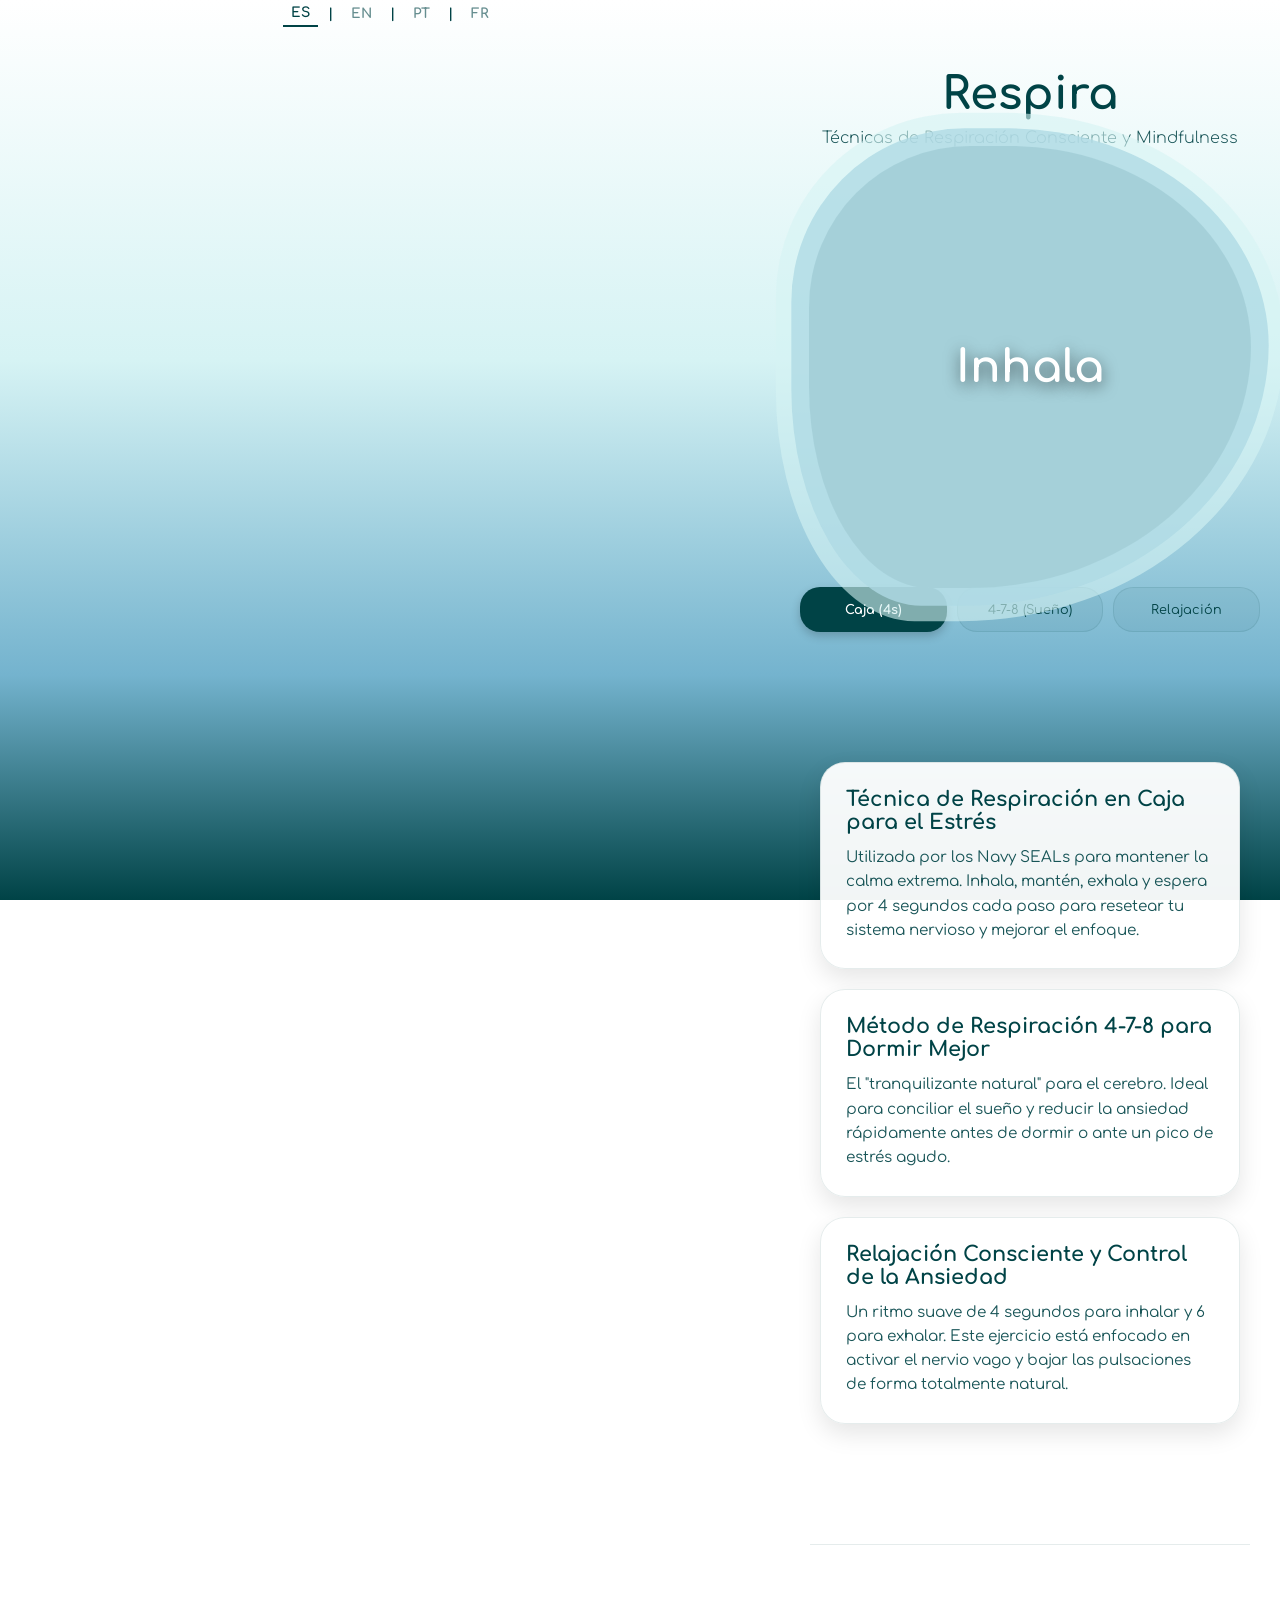
<file: index.html>
<!DOCTYPE html>
<html lang="es">
<head>
    <nav class="language-picker">
    <a href="index.html" class="active-lang">ES</a> | 
    <a href="en/index.html">EN</a> | 
    <a href="pt/index.html">PT</a> | 
    <a href="fr/index.html">FR</a>
</nav>
    <meta charset="UTF-8">
    <meta name="viewport" content="width=device-width, initial-scale=1.0">
    
    <title>Ejercicios de Respiración Guiada para la Ansiedad | Respira App</title>
    
    <meta name="description" content="Reduce el estrés con nuestras técnicas de respiración 4-7-8 y respiración en caja. Ejercicios guiados gratuitos para mejorar tu salud mental y dormir mejor.">
    
    <script type="application/ld+json">
    {
      "@context": "https://schema.org",
      "@type": "WebApplication",
      "name": "Respira App",
      "applicationCategory": "HealthApplication",
      "operatingSystem": "Any",
      "description": "Herramienta interactiva de ejercicios de respiración para mindfulness y control de ansiedad.",
      "offers": {
        "@type": "Offer",
        "price": "0",
        "priceCurrency": "USD"
      }
    }
    </script>

    <link href="https://fonts.googleapis.com/css2?family=Comfortaa:wght@300;500;700&display=swap" rel="stylesheet">
    <link rel="stylesheet" href="style.css">
    <link rel="alternate" hreflang="es" href="https://guevaracancg-beep.github.io/guevaracan.github.io/" />

<link rel="alternate" hreflang="en" href="https://guevaracancg-beep.github.io/guevaracan.github.io/en/" />

<link rel="alternate" hreflang="pt" href="https://guevaracancg-beep.github.io/guevaracan.github.io/pt/" />

<link rel="alternate" hreflang="fr" href="https://guevaracancg-beep.github.io/guevaracan.github.io/fr/" />

<link rel="alternate" hreflang="x-default" href="https://guevaracancg-beep.github.io/guevaracan.github.io/" />
</head>
<body>
    <div class="background-fix"></div>
    <div class="site-wrapper">
        <header>
            <h1>Respira</h1>
            <p id="instruccion">Técnicas de Respiración Consciente y Mindfulness</p>
        </header>

        <main class="app-container">
            <div class="visual-container">
                <div class="wave-group" id="water-visual">
                    <div class="wave wave1"></div>
                    <div class="wave wave2"></div>
                    <div class="wave wave3"></div>
                </div>
                <div class="text-overlay">
                    <p id="texto-guia">Inhala</p>
                </div>
            </div>

            <nav class="tecnicas-nav">
                <button class="btn-tecnica active" onclick="cambiarTecnica('caja')">Caja (4s)</button>
                <button class="btn-tecnica" onclick="cambiarTecnica('478')">4-7-8 (Sueño)</button>
                <button class="btn-tecnica" onclick="cambiarTecnica('relajante')">Relajación</button>
            </nav>
        </main>

       <section class="metodos-info">

<section class="metodos-info">
    <div class="info-card">
        <h2>Técnica de Respiración en Caja para el Estrés</h2>
        <p>Utilizada por los Navy SEALs para mantener la calma extrema. Inhala, mantén, exhala y espera por 4 segundos cada paso para resetear tu sistema nervioso y mejorar el enfoque.</p>
    </div>

    <div class="info-card">
        <h2>Método de Respiración 4-7-8 para Dormir Mejor</h2>
        <p>El "tranquilizante natural" para el cerebro. Ideal para conciliar el sueño y reducir la ansiedad rápidamente antes de dormir o ante un pico de estrés agudo.</p>
    </div>

    <div class="info-card">
        <h2>Relajación Consciente y Control de la Ansiedad</h2>
        <p>Un ritmo suave de 4 segundos para inhalar y 6 para exhalar. Este ejercicio está enfocado en activar el nervio vago y bajar las pulsaciones de forma totalmente natural.</p>
    </div>
</section>
           
        <footer>
    <nav class="footer-nav">
        <a href="blog.html" style="font-weight: bold; color: #ffffff;">Leer el Blog</a> 
        <span>|</span>
        <a href="#">Privacidad</a>
        <a href="#">Contacto</a>
    </nav>
    <p>&copy; 2026 Respira - Tu guía de bienestar mental.</p>
</footer>

    <script src="script.js"></script>
</body>
</html>
</file>
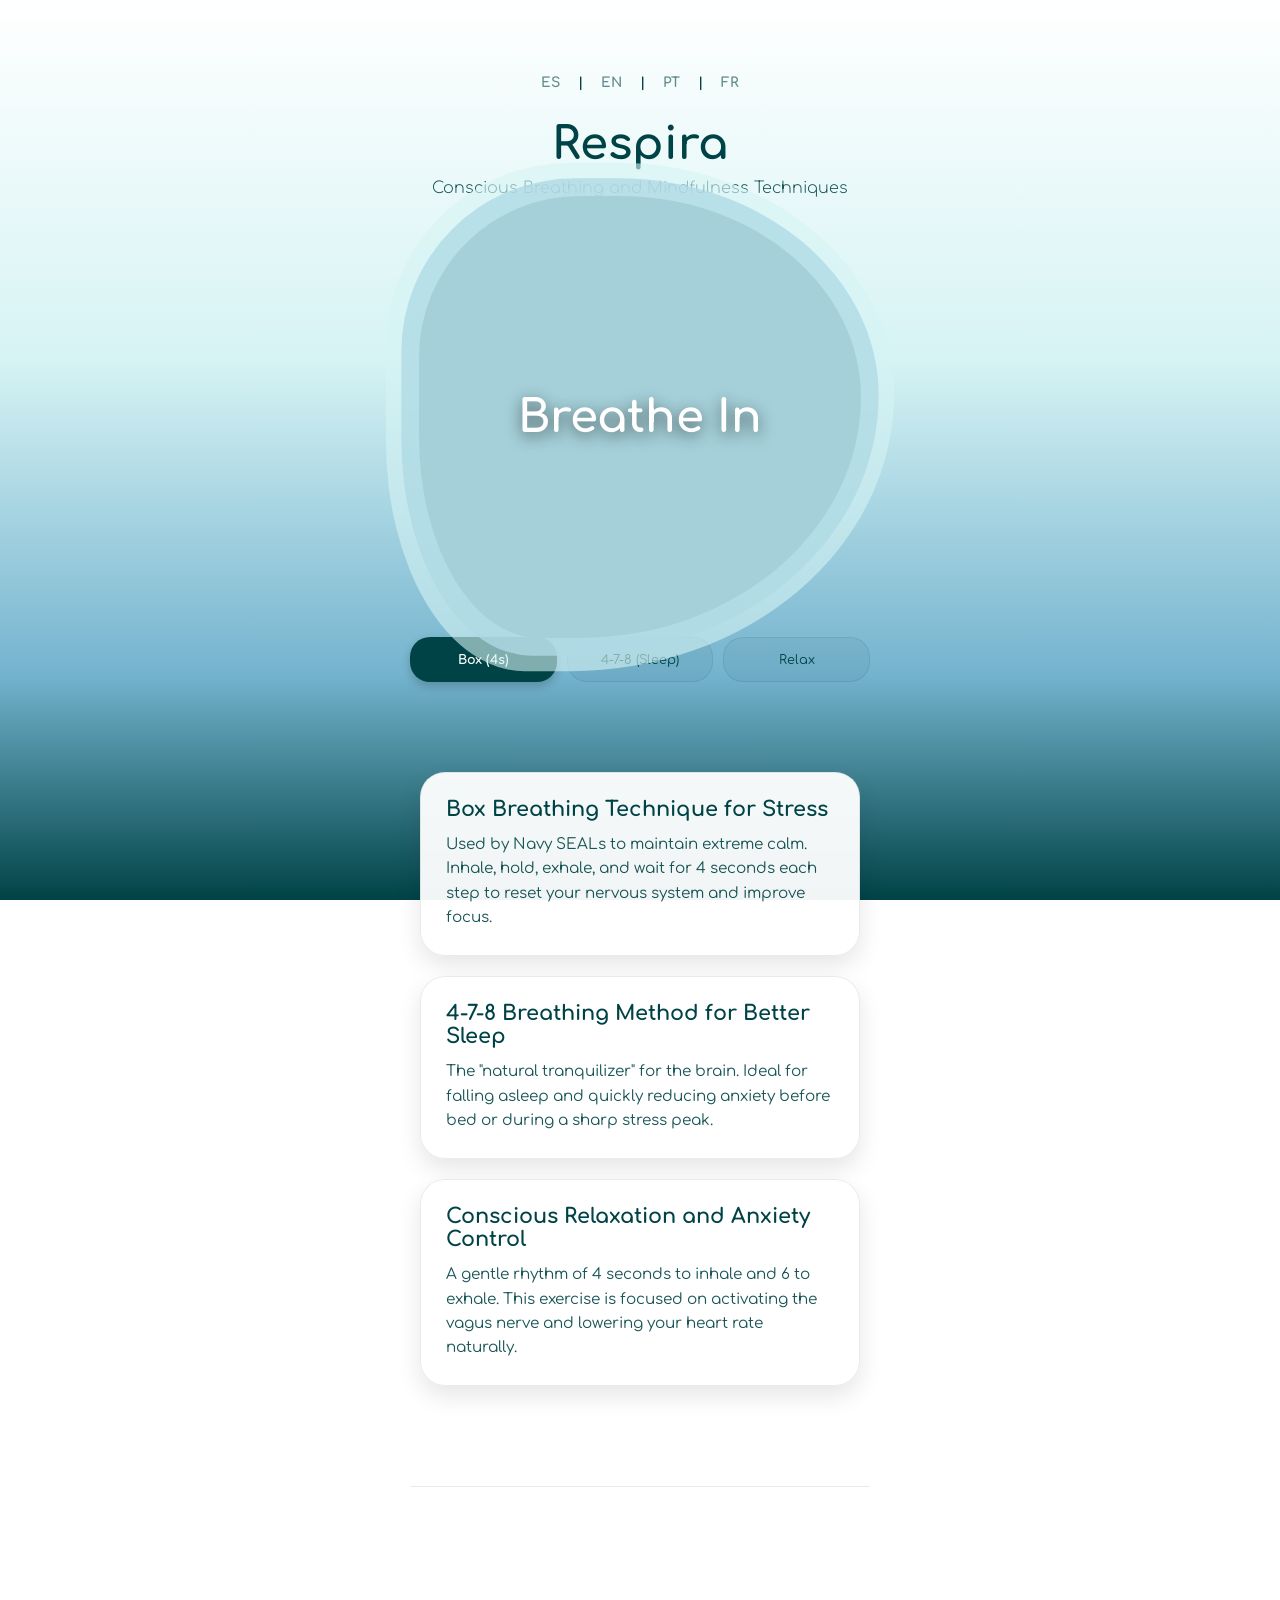
<file: en/index.html>
<!DOCTYPE html>
<html lang="en"> <head>
    <meta charset="UTF-8">
    <meta name="viewport" content="width=device-width, initial-scale=1.0">
    
    <title>Guided Breathing Exercises for Anxiety | Respira App</title>
    <meta name="description" content="Reduce stress with our 4-7-8 and box breathing techniques. Free guided exercises.">

    <link href="https://fonts.googleapis.com/css2?family=Comfortaa:wght@300;500;700&display=swap" rel="stylesheet">
    <link rel="stylesheet" href="../style.css"> </head>
<body>
    <div class="background-fix"></div>
    <div class="site-wrapper">
        <header>
            <nav class="language-picker">
                <a href="../index.html">ES</a> | 
                <a href="index.html">EN</a> | 
                <a href="../pt/index.html">PT</a> | 
                <a href="../fr/index.html">FR</a>
            </nav>
            <h1>Respira</h1>
            <p id="instruccion">Conscious Breathing and Mindfulness Techniques</p>
            <link rel="alternate" hreflang="es" href="https://guevaracancg-beep.github.io/guevaracan.github.io/" />

<link rel="alternate" hreflang="en" href="https://guevaracancg-beep.github.io/guevaracan.github.io/en/" />

<link rel="alternate" hreflang="pt" href="https://guevaracancg-beep.github.io/guevaracan.github.io/pt/" />

<link rel="alternate" hreflang="fr" href="https://guevaracancg-beep.github.io/guevaracan.github.io/fr/" />

<link rel="alternate" hreflang="x-default" href="https://guevaracancg-beep.github.io/guevaracan.github.io/" />
        </header>

        <main class="app-container">
            <div class="visual-container">
                <div class="wave-group" id="water-visual">
                    <div class="wave wave1"></div>
                    <div class="wave wave2"></div>
                    <div class="wave wave3"></div>
                </div>
                <div class="text-overlay">
                    <p id="texto-guia">Breathe In</p> </div>
            </div>

            <nav class="tecnicas-nav">
                <button class="btn-tecnica active" onclick="cambiarTecnica('caja')">Box (4s)</button>
                <button class="btn-tecnica" onclick="cambiarTecnica('478')">4-7-8 (Sleep)</button>
                <button class="btn-tecnica" onclick="cambiarTecnica('relajante')">Relax</button>
            </nav>
        </main>

       <section class="metodos-info">
    <div class="info-card">
        <h2>Box Breathing Technique for Stress</h2>
        <p>Used by Navy SEALs to maintain extreme calm. Inhale, hold, exhale, and wait for 4 seconds each step to reset your nervous system and improve focus.</p>
    </div>
    <div class="info-card">
        <h2>4-7-8 Breathing Method for Better Sleep</h2>
        <p>The "natural tranquilizer" for the brain. Ideal for falling asleep and quickly reducing anxiety before bed or during a sharp stress peak.</p>
    </div>
    <div class="info-card">
        <h2>Conscious Relaxation and Anxiety Control</h2>
        <p>A gentle rhythm of 4 seconds to inhale and 6 to exhale. This exercise is focused on activating the vagus nerve and lowering your heart rate naturally.</p>
    </div>
</section>
        
        <footer>
            <nav class="footer-nav">
                <a href="blog.html" style="font-weight: bold; color: #ffffff;">Read Blog</a> 
                <span>|</span>
                <a href="#" style="color: #ffffff;">Privacy</a>
            </nav>
            <p style="color: #ffffff;">&copy; 2026 Respira - Your mental wellbeing guide.</p>
        </footer>
    </div>

    <script src="../script.js"></script> </body>
</html>
</file>
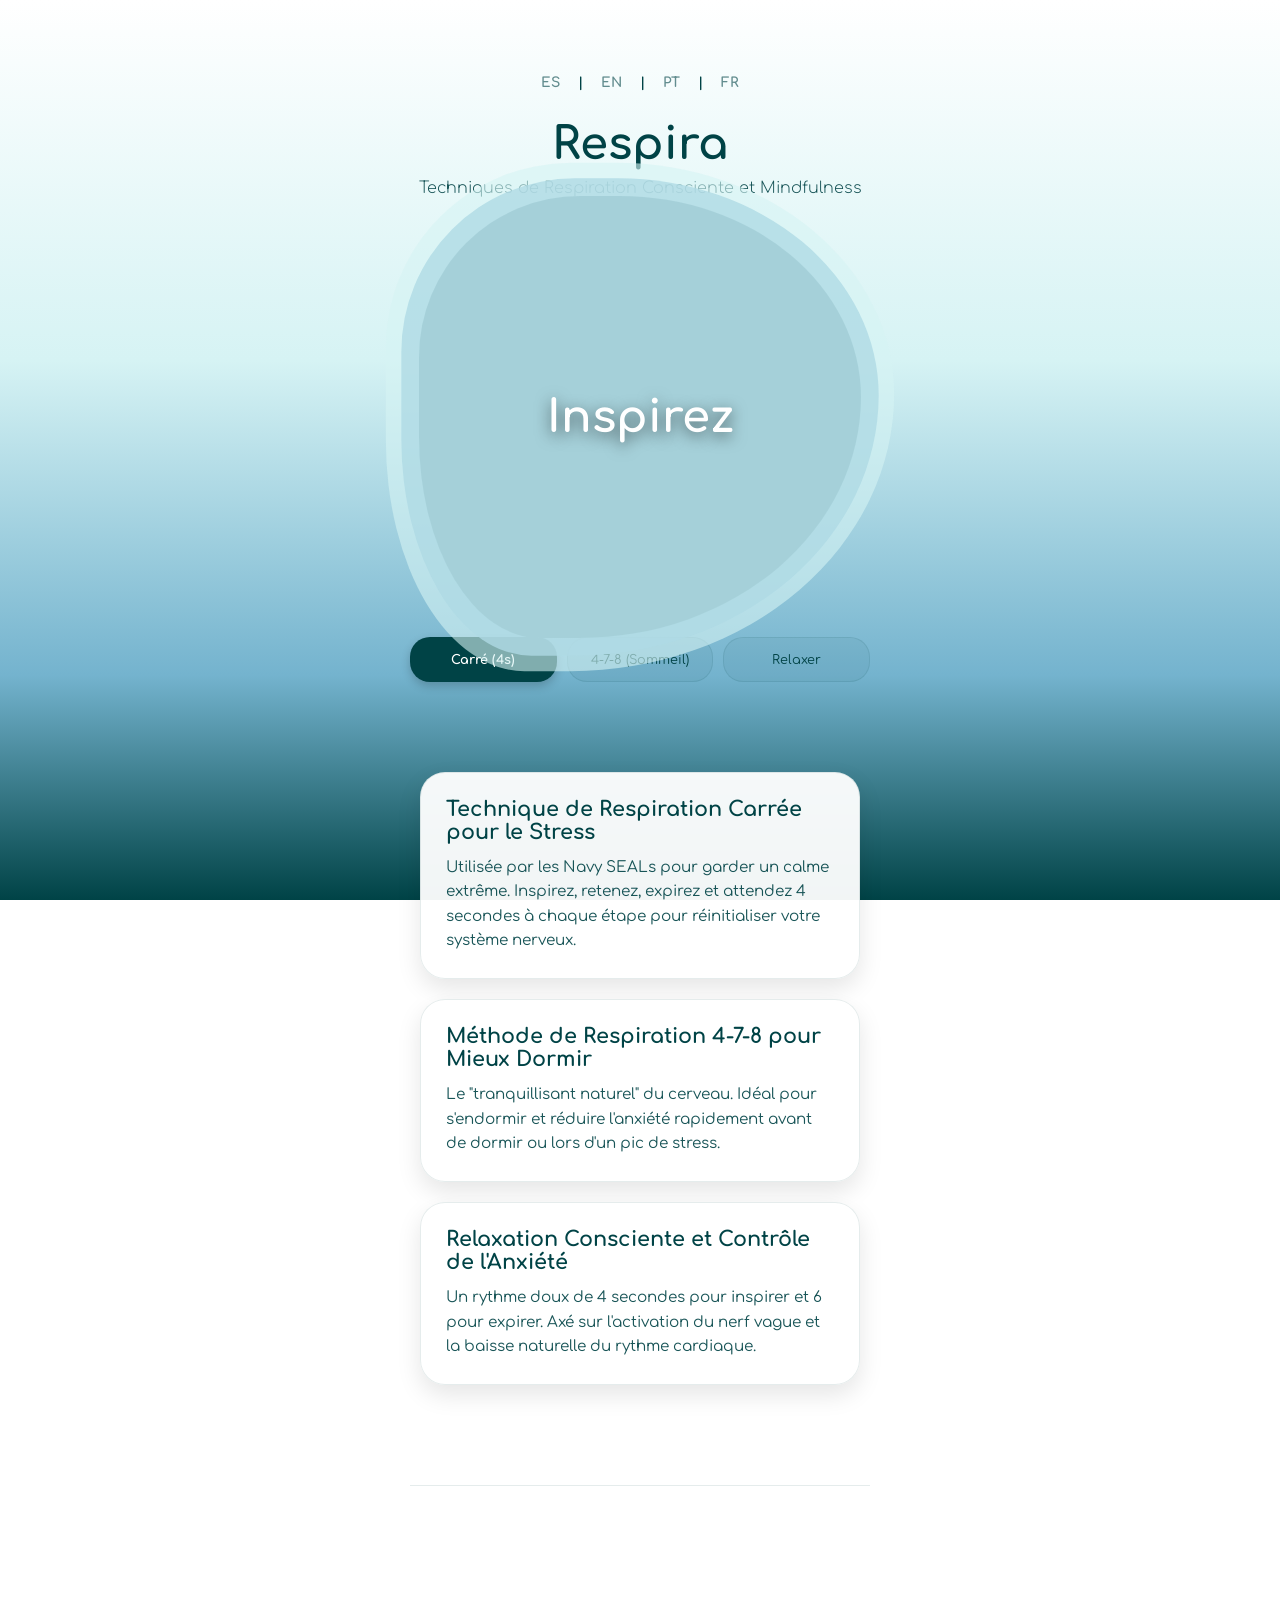
<file: fr/index.html>
<!DOCTYPE html>
<html lang="fr">
<head>
    <meta charset="UTF-8">
    <meta name="viewport" content="width=device-width, initial-scale=1.0">
    <title>Exercices de Respiration Guidée pour l'Anxiété | Respira App</title>
    <meta name="description" content="Réduisez le stress avec la respiration 4-7-8 et la respiration au carré. Exercices guidés gratuits pour votre santé mentale.">

    <link href="https://fonts.googleapis.com/css2?family=Comfortaa:wght@300;500;700&display=swap" rel="stylesheet">
    <link rel="stylesheet" href="../style.css">
</head>
<body>
    <div class="background-fix"></div>
    <div class="site-wrapper">
        <header>
            <nav class="language-picker">
                <a href="../index.html">ES</a> | 
                <a href="../en/index.html">EN</a> | 
                <a href="../pt/index.html">PT</a> | 
                <a href="index.html">FR</a>
            </nav>
            <h1>Respira</h1>
            <p id="instruccion">Techniques de Respiration Consciente et Mindfulness</p>
            <link rel="alternate" hreflang="es" href="https://guevaracancg-beep.github.io/guevaracan.github.io/" />

<link rel="alternate" hreflang="en" href="https://guevaracancg-beep.github.io/guevaracan.github.io/en/" />

<link rel="alternate" hreflang="pt" href="https://guevaracancg-beep.github.io/guevaracan.github.io/pt/" />

<link rel="alternate" hreflang="fr" href="https://guevaracancg-beep.github.io/guevaracan.github.io/fr/" />

<link rel="alternate" hreflang="x-default" href="https://guevaracancg-beep.github.io/guevaracan.github.io/" />
        </header>

        <main class="app-container">
            <div class="visual-container">
                <div class="wave-group" id="water-visual">
                    <div class="wave wave1"></div>
                    <div class="wave wave2"></div>
                    <div class="wave wave3"></div>
                </div>
                <div class="text-overlay">
                    <p id="texto-guia">Inspirez</p>
                </div>
            </div>

            <nav class="tecnicas-nav">
                <button class="btn-tecnica active" onclick="cambiarTecnica('caja')">Carré (4s)</button>
                <button class="btn-tecnica" onclick="cambiarTecnica('478')">4-7-8 (Sommeil)</button>
                <button class="btn-tecnica" onclick="cambiarTecnica('relajante')">Relaxer</button>
            </nav>
        </main>

        <section class="metodos-info">
            <div class="info-card">
                <h2>Technique de Respiration Carrée pour le Stress</h2>
                <p>Utilisée par les Navy SEALs pour garder un calme extrême. Inspirez, retenez, expirez et attendez 4 secondes à chaque étape pour réinitialiser votre système nerveux.</p>
            </div>

            <div class="info-card">
                <h2>Méthode de Respiration 4-7-8 pour Mieux Dormir</h2>
                <p>Le "tranquillisant naturel" du cerveau. Idéal pour s'endormir et réduire l'anxiété rapidement avant de dormir ou lors d'un pic de stress.</p>
            </div>

            <div class="info-card">
                <h2>Relaxation Consciente et Contrôle de l'Anxiété</h2>
                <p>Un rythme doux de 4 secondes pour inspirer et 6 pour expirer. Axé sur l'activation du nerf vague et la baisse naturelle du rythme cardiaque.</p>
            </div>
        </section>
        
        <footer>
            <nav class="footer-nav">
                <a href="blog.html" style="font-weight: bold; color: #ffffff;">Lire le Blog</a> 
                <span>|</span>
                <a href="#" style="color: #ffffff;">Confidentialité</a>
            </nav>
            <p style="color: #ffffff;">&copy; 2026 Respira - Votre guide de bien-être mental.</p>
        </footer>
    </div>

    <script src="../script.js"></script>
</body>
</html>
</file>
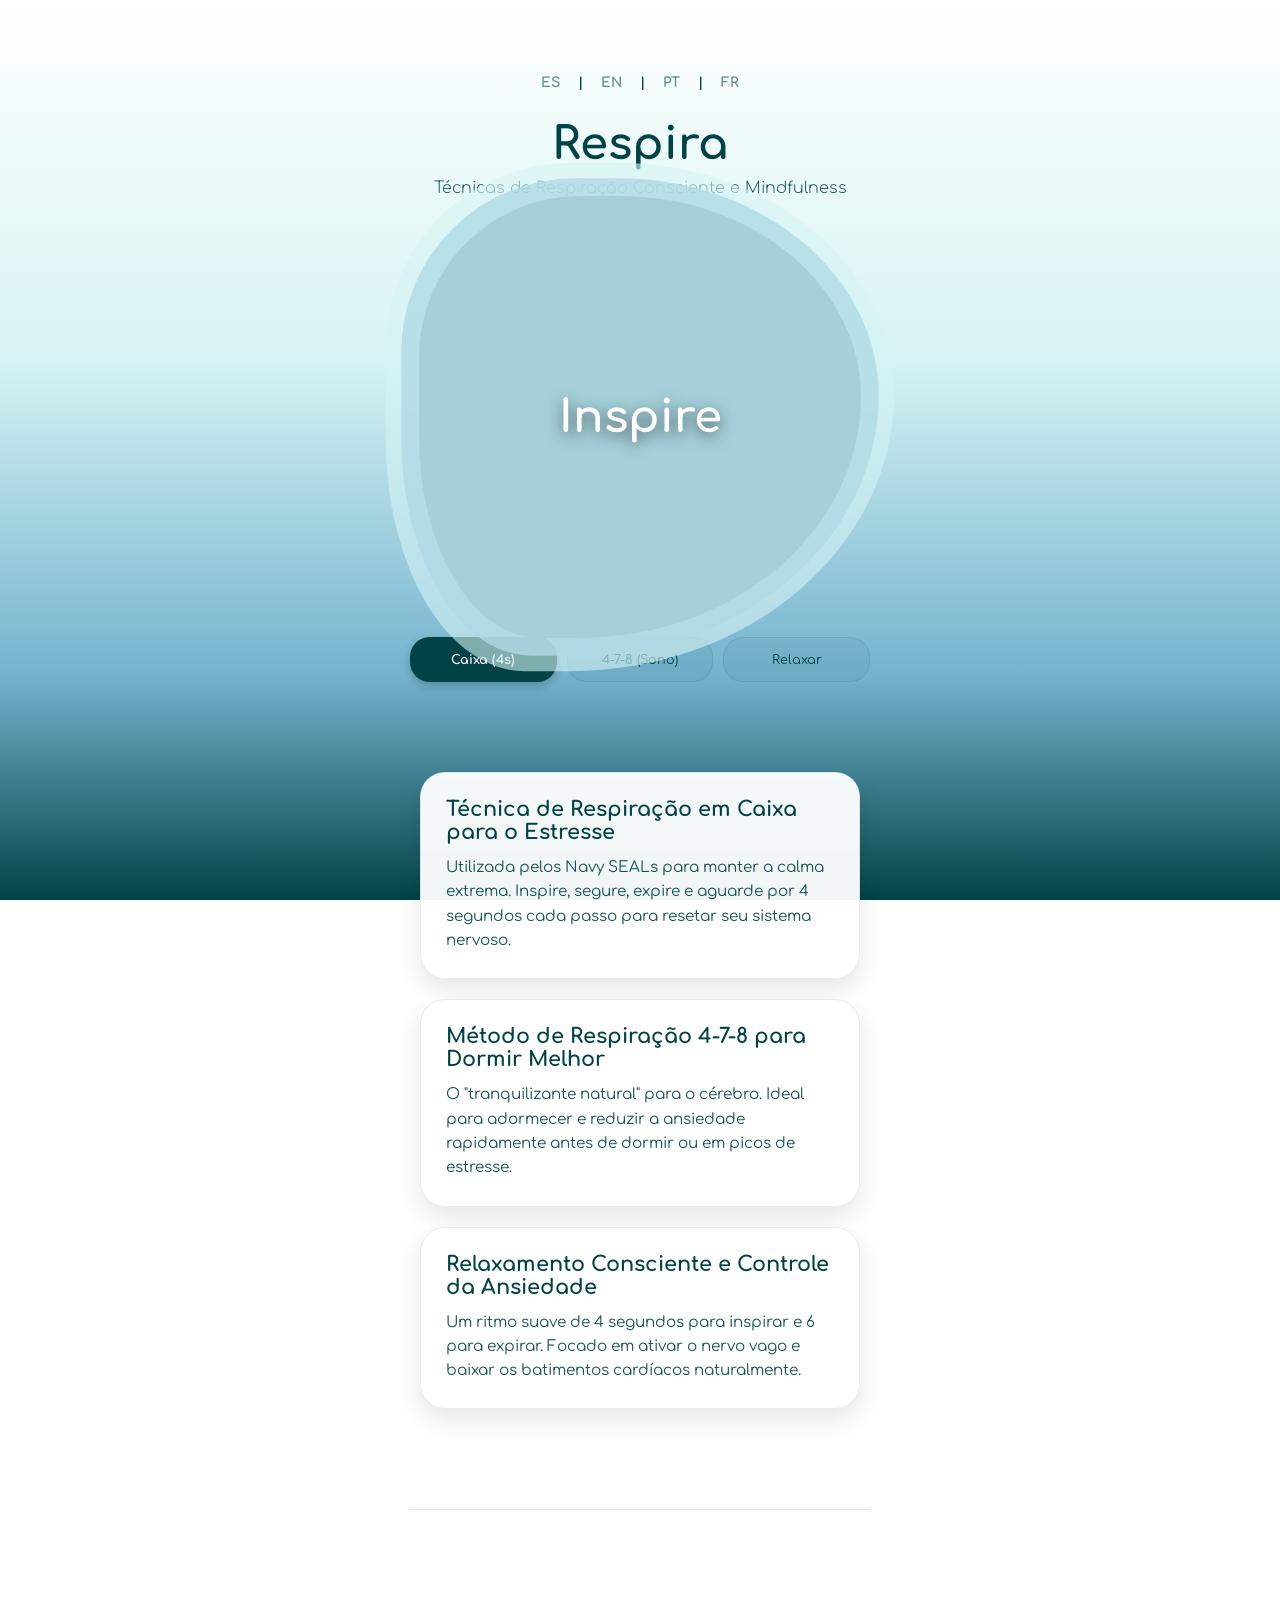
<file: pt/index.html>
<!DOCTYPE html>
<html lang="pt">
<head>
    <meta charset="UTF-8">
    <meta name="viewport" content="width=device-width, initial-scale=1.0">
    <title>Exercícios de Respiração Guiada para Ansiedade | Respira App</title>
    <meta name="description" content="Reduza o estresse com técnicas de respiração 4-7-8 e respiração em caixa. Exercícios guiados gratuitos para sua saúde mental.">

    <link href="https://fonts.googleapis.com/css2?family=Comfortaa:wght@300;500;700&display=swap" rel="stylesheet">
    <link rel="stylesheet" href="../style.css">
</head>
<body>
    <div class="background-fix"></div>
    <div class="site-wrapper">
        <header>
            <nav class="language-picker">
                <a href="../index.html">ES</a> | 
                <a href="../en/index.html">EN</a> | 
                <a href="index.html">PT</a> | 
                <a href="../fr/index.html">FR</a>
            </nav>
            <h1>Respira</h1>
            <p id="instruccion">Técnicas de Respiração Consciente e Mindfulness</p>
            <link rel="alternate" hreflang="es" href="https://guevaracancg-beep.github.io/guevaracan.github.io/" />

<link rel="alternate" hreflang="en" href="https://guevaracancg-beep.github.io/guevaracan.github.io/en/" />

<link rel="alternate" hreflang="pt" href="https://guevaracancg-beep.github.io/guevaracan.github.io/pt/" />

<link rel="alternate" hreflang="fr" href="https://guevaracancg-beep.github.io/guevaracan.github.io/fr/" />

<link rel="alternate" hreflang="x-default" href="https://guevaracancg-beep.github.io/guevaracan.github.io/" />
        </header>

        <main class="app-container">
            <div class="visual-container">
                <div class="wave-group" id="water-visual">
                    <div class="wave wave1"></div>
                    <div class="wave wave2"></div>
                    <div class="wave wave3"></div>
                </div>
                <div class="text-overlay">
                    <p id="texto-guia">Inspire</p>
                </div>
            </div>

            <nav class="tecnicas-nav">
                <button class="btn-tecnica active" onclick="cambiarTecnica('caja')">Caixa (4s)</button>
                <button class="btn-tecnica" onclick="cambiarTecnica('478')">4-7-8 (Sono)</button>
                <button class="btn-tecnica" onclick="cambiarTecnica('relajante')">Relaxar</button>
            </nav>
        </main>

        <section class="metodos-info">
            <div class="info-card">
                <h2>Técnica de Respiração em Caixa para o Estresse</h2>
                <p>Utilizada pelos Navy SEALs para manter a calma extrema. Inspire, segure, expire e aguarde por 4 segundos cada passo para resetar seu sistema nervoso.</p>
            </div>

            <div class="info-card">
                <h2>Método de Respiração 4-7-8 para Dormir Melhor</h2>
                <p>O "tranquilizante natural" para o cérebro. Ideal para adormecer e reduzir a ansiedade rapidamente antes de dormir ou em picos de estresse.</p>
            </div>

            <div class="info-card">
                <h2>Relaxamento Consciente e Controle da Ansiedade</h2>
                <p>Um ritmo suave de 4 segundos para inspirar e 6 para expirar. Focado em ativar o nervo vago e baixar os batimentos cardíacos naturalmente.</p>
            </div>
        </section>
        
        <footer>
            <nav class="footer-nav">
                <a href="blog.html" style="font-weight: bold; color: #ffffff;">Ler o Blog</a> 
                <span>|</span>
                <a href="#" style="color: #ffffff;">Privacidade</a>
            </nav>
            <p style="color: #ffffff;">&copy; 2026 Respira - Seu guia de bem-estar mental.</p>
        </footer>
    </div>

    <script src="../script.js"></script>
</body>
</html>
</file>
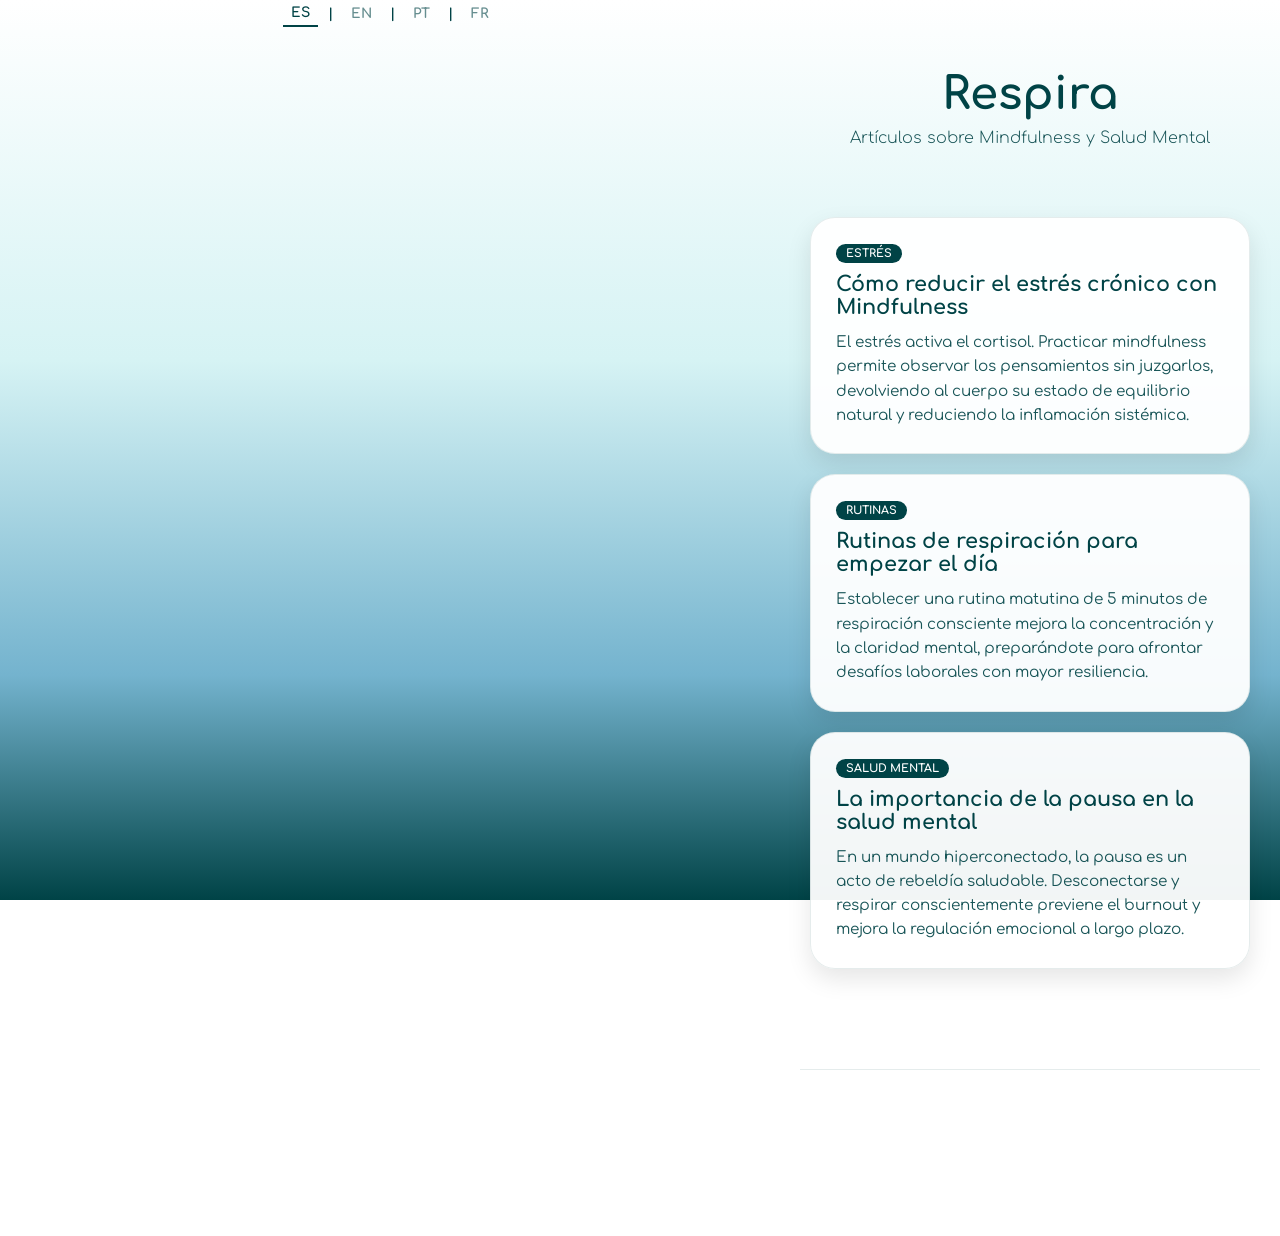
<file: blog.html>
<!DOCTYPE html>
<html lang="es">
<head>
    <nav class="language-picker">
    <a href="index.html" class="active-lang">ES</a> | 
    <a href="en/index.html">EN</a> | 
    <a href="pt/index.html">PT</a> | 
    <a href="fr/index.html">FR</a>
</nav>
    <meta charset="UTF-8">
    <meta name="viewport" content="width=device-width, initial-scale=1.0">
    <title>Blog de Bienestar y Salud Mental | Respira App</title>
    <link href="https://fonts.googleapis.com/css2?family=Comfortaa:wght@300;500;700&display=swap" rel="stylesheet">
    <link rel="stylesheet" href="style.css">
</head>
<body>
    <div class="background-fix"></div>
    <div class="site-wrapper">
        <header>
            <a href="index.html" style="text-decoration: none; color: inherit;"><h1>Respira</h1></a>
            <p>Artículos sobre Mindfulness y Salud Mental</p>
        </header>

        <section class="metodos-info">
            <article class="info-card">
                <span class="post-tag">Estrés</span>
                <h2>Cómo reducir el estrés crónico con Mindfulness</h2>
                <p>El estrés activa el cortisol. Practicar mindfulness permite observar los pensamientos sin juzgarlos, devolviendo al cuerpo su estado de equilibrio natural y reduciendo la inflamación sistémica.</p>
            </article>

            <article class="info-card">
                <span class="post-tag">Rutinas</span>
                <h2>Rutinas de respiración para empezar el día</h2>
                <p>Establecer una rutina matutina de 5 minutos de respiración consciente mejora la concentración y la claridad mental, preparándote para afrontar desafíos laborales con mayor resiliencia.</p>
            </article>

            <article class="info-card">
                <span class="post-tag">Salud Mental</span>
                <h2>La importancia de la pausa en la salud mental</h2>
                <p>En un mundo hiperconectado, la pausa es un acto de rebeldía saludable. Desconectarse y respirar conscientemente previene el burnout y mejora la regulación emocional a largo plazo.</p>
            </article>
        </section>

      <footer>
    <a href="index.html" class="btn-volver">← Volver al Respirador</a>
    <p>&copy; 2026 Respira - Tu guía de bienestar.</p>
</footer>
    </div>
</body>
</html>
</file>
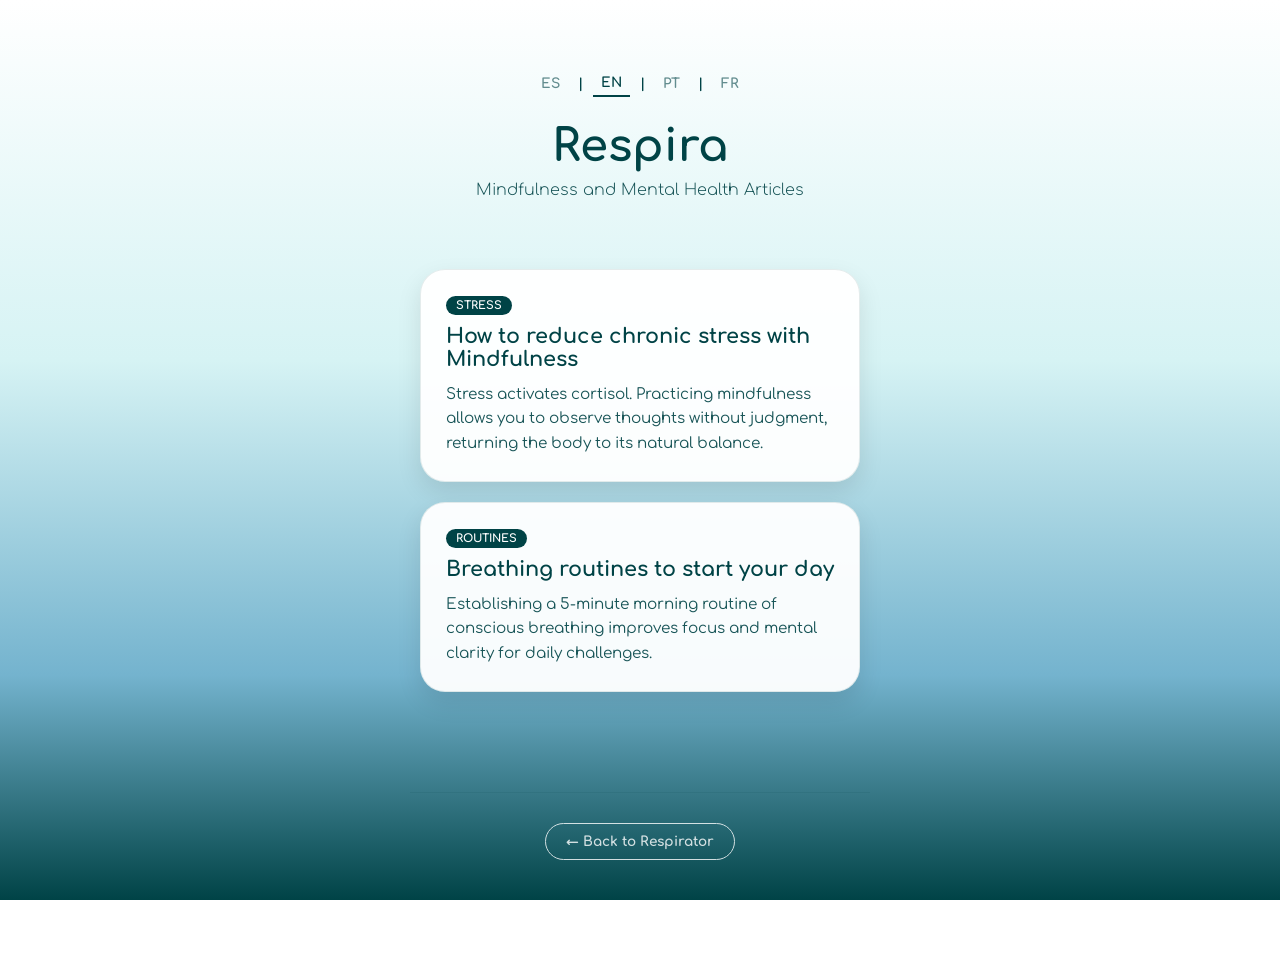
<file: en/blog.html>
<!DOCTYPE html>
<html lang="en">
<head>
    <meta charset="UTF-8">
    <meta name="viewport" content="width=device-width, initial-scale=1.0">
    <title>Wellbeing & Mental Health Blog | Respira App</title>
    <link href="https://fonts.googleapis.com/css2?family=Comfortaa:wght@300;500;700&display=swap" rel="stylesheet">
    <link rel="stylesheet" href="../style.css">
</head>
<body>
    <div class="background-fix"></div>
    <div class="site-wrapper">
        <header>
            <nav class="language-picker">
                <a href="../blog.html">ES</a> | <a href="blog.html" class="active-lang">EN</a> | <a href="../pt/blog.html">PT</a> | <a href="../fr/blog.html">FR</a>
            </nav>
            <a href="index.html" style="text-decoration: none; color: inherit;"><h1>Respira</h1></a>
            <p>Mindfulness and Mental Health Articles</p>
        </header>

        <section class="metodos-info">
            <article class="info-card">
                <span class="post-tag">Stress</span>
                <h2>How to reduce chronic stress with Mindfulness</h2>
                <p>Stress activates cortisol. Practicing mindfulness allows you to observe thoughts without judgment, returning the body to its natural balance.</p>
            </article>

            <article class="info-card">
                <span class="post-tag">Routines</span>
                <h2>Breathing routines to start your day</h2>
                <p>Establishing a 5-minute morning routine of conscious breathing improves focus and mental clarity for daily challenges.</p>
            </article>
        </section>

        <footer>
            <a href="index.html" class="btn-volver">← Back to Respirator</a>
            <p style="color: white; margin-top: 20px;">&copy; 2026 Respira - Your wellbeing guide.</p>
        </footer>
    </div>
</body>
</html>
</file>
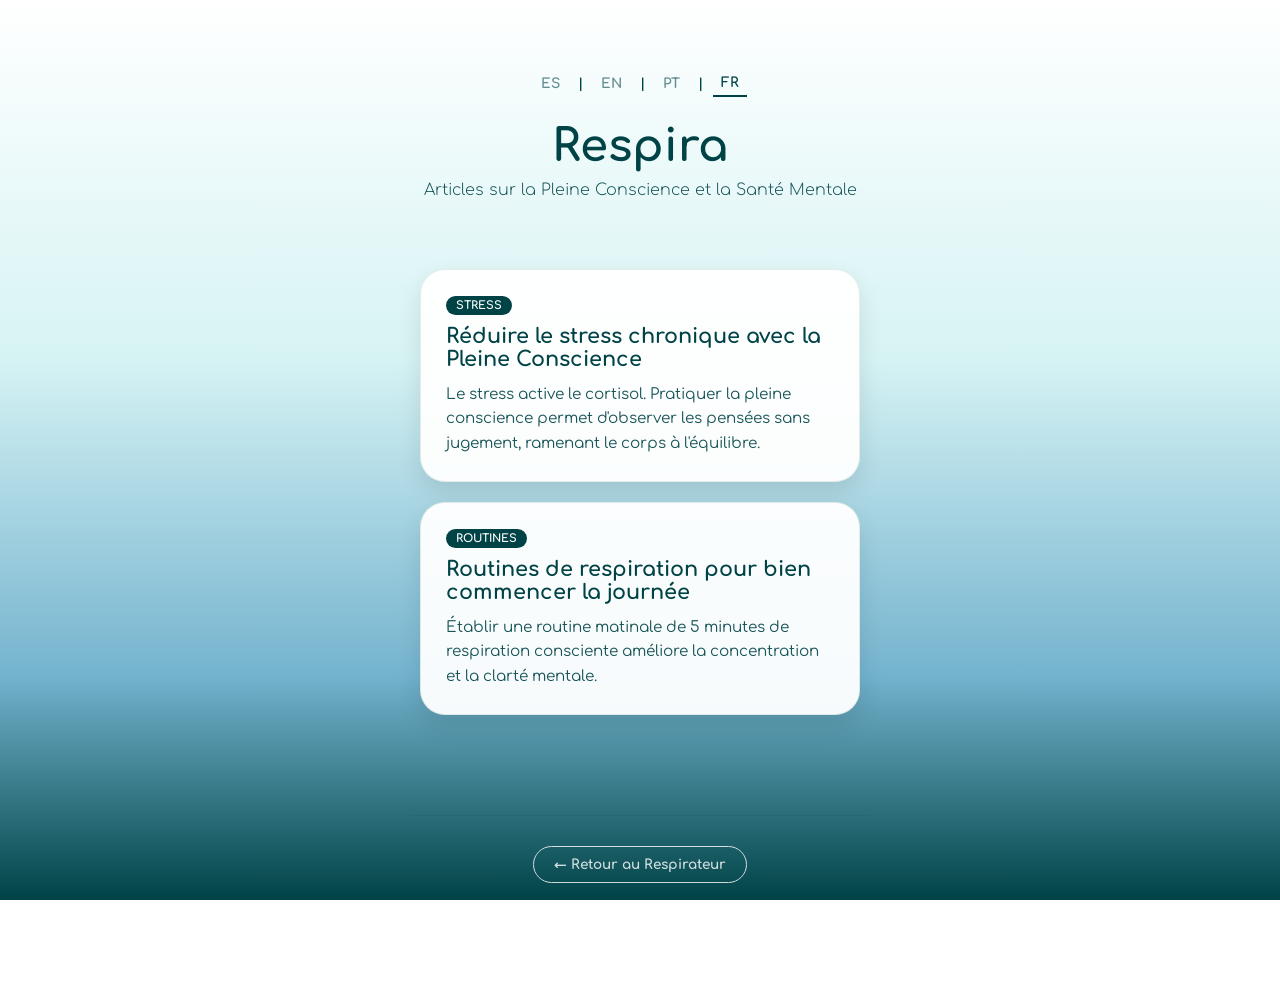
<file: fr/blog.html>
<!DOCTYPE html>
<html lang="fr">
<head>
    <meta charset="UTF-8">
    <meta name="viewport" content="width=device-width, initial-scale=1.0">
    <title>Blog Bien-être et Santé Mentale | Respira App</title>
    <link href="https://fonts.googleapis.com/css2?family=Comfortaa:wght@300;500;700&display=swap" rel="stylesheet">
    <link rel="stylesheet" href="../style.css">
</head>
<body>
    <div class="background-fix"></div>
    <div class="site-wrapper">
        <header>
            <nav class="language-picker">
                <a href="../blog.html">ES</a> | <a href="../en/blog.html">EN</a> | <a href="../pt/blog.html">PT</a> | <a href="blog.html" class="active-lang">FR</a>
            </nav>
            <a href="index.html" style="text-decoration: none; color: inherit;"><h1>Respira</h1></a>
            <p>Articles sur la Pleine Conscience et la Santé Mentale</p>
        </header>

        <section class="metodos-info">
            <article class="info-card">
                <span class="post-tag">Stress</span>
                <h2>Réduire le stress chronique avec la Pleine Conscience</h2>
                <p>Le stress active le cortisol. Pratiquer la pleine conscience permet d'observer les pensées sans jugement, ramenant le corps à l'équilibre.</p>
            </article>

            <article class="info-card">
                <span class="post-tag">Routines</span>
                <h2>Routines de respiration pour bien commencer la journée</h2>
                <p>Établir une routine matinale de 5 minutes de respiration consciente améliore la concentration et la clarté mentale.</p>
            </article>
        </section>

        <footer>
            <a href="index.html" class="btn-volver">← Retour au Respirateur</a>
            <p style="color: white; margin-top: 20px;">&copy; 2026 Respira - Votre guide de bien-être.</p>
        </footer>
    </div>
</body>
</html>
</file>
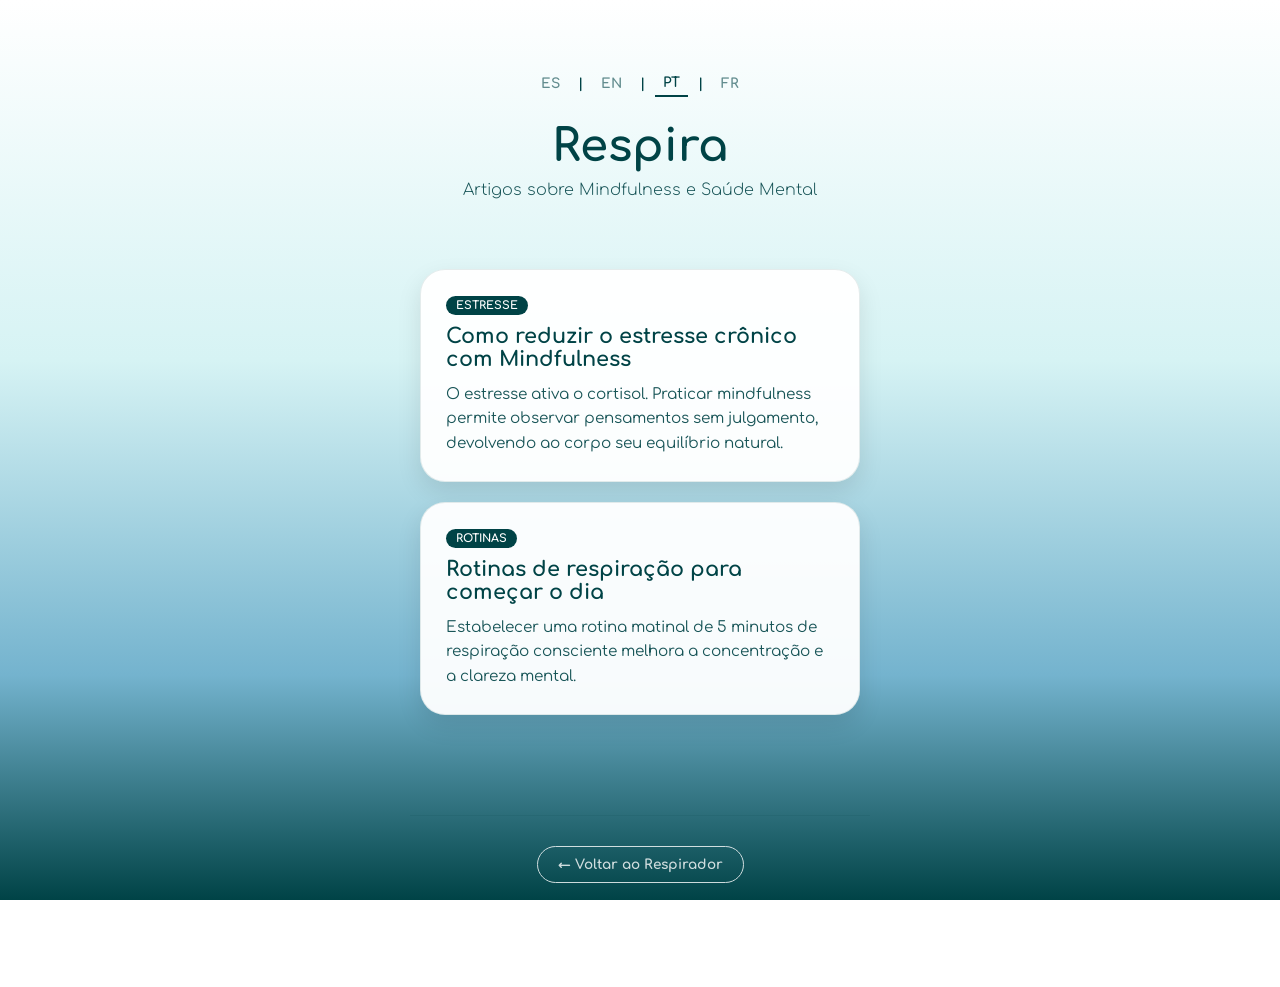
<file: pt/blog.html>
<!DOCTYPE html>
<html lang="pt">
<head>
    <meta charset="UTF-8">
    <meta name="viewport" content="width=device-width, initial-scale=1.0">
    <title>Blog de Bem-Estar e Saúde Mental | Respira App</title>
    <link href="https://fonts.googleapis.com/css2?family=Comfortaa:wght@300;500;700&display=swap" rel="stylesheet">
    <link rel="stylesheet" href="../style.css">
</head>
<body>
    <div class="background-fix"></div>
    <div class="site-wrapper">
        <header>
            <nav class="language-picker">
                <a href="../blog.html">ES</a> | <a href="../en/blog.html">EN</a> | <a href="blog.html" class="active-lang">PT</a> | <a href="../fr/blog.html">FR</a>
            </nav>
            <a href="index.html" style="text-decoration: none; color: inherit;"><h1>Respira</h1></a>
            <p>Artigos sobre Mindfulness e Saúde Mental</p>
        </header>

        <section class="metodos-info">
            <article class="info-card">
                <span class="post-tag">Estresse</span>
                <h2>Como reduzir o estresse crônico com Mindfulness</h2>
                <p>O estresse ativa o cortisol. Praticar mindfulness permite observar pensamentos sem julgamento, devolvendo ao corpo seu equilíbrio natural.</p>
            </article>

            <article class="info-card">
                <span class="post-tag">Rotinas</span>
                <h2>Rotinas de respiração para começar o dia</h2>
                <p>Estabelecer uma rotina matinal de 5 minutos de respiração consciente melhora a concentração e a clareza mental.</p>
            </article>
        </section>

        <footer>
            <a href="index.html" class="btn-volver">← Voltar ao Respirador</a>
            <p style="color: white; margin-top: 20px;">&copy; 2026 Respira - Seu guia de bem-estar.</p>
        </footer>
    </div>
</body>
</html>
</file>
<file: style.css>
/* =========================================
   1. Configuraciones Globales
   ========================================= */
* {
    box-sizing: border-box;
    margin: 0;
    padding: 0;
}

body {
    margin: 0;
    padding: 0;
    font-family: 'Comfortaa', cursive;
    /* Color de texto principal (azul oscuro) */
    color: #004346; 
    display: flex;
    justify-content: center;
    align-items: flex-start;
    min-height: 100vh;
    /* Fondo de respaldo claro */
    background-color: #ffffff; 
    overflow-y: auto;
}

/* Capa de fondo fija con degradado invertido */
.background-fix {
    position: fixed;
    top: 0;
    left: 0;
    width: 100vw;
    height: 100vh;
    /* Degradado de blanco (arriba) a azul oscuro (abajo) */
    background: linear-gradient(180deg, 
        #ffffff 0%,    /* Blanco puro arriba */
        #d6f3f4 40%,   /* Celeste muy claro */
        #74b3ce 75%,   /* Azul medio */
        #004346 100%   /* Verde oscuro profundo abajo */
    );
    z-index: -1;
    pointer-events: none;
}

.site-wrapper {
    display: flex;
    flex-direction: column;
    align-items: center;
    width: 90%;
    max-width: 400px;
    padding: 20px;
    text-align: center;
    -webkit-overflow-scrolling: touch; 
}

/* =========================================
   2. Header
   ========================================= */
header {
    margin-top: 50px; 
    margin-bottom: 30px;
    width: 100%;
}

header h1 {
    font-size: 2.8rem;
    font-weight: 700;
    margin-bottom: 10px;
    color: #004346; /* Azul oscuro */
}

header p {
    font-weight: 300;
    font-size: 1rem;
    opacity: 0.9;
    color: #004346; /* Azul oscuro */
}

/* =========================================
   3. Interfaz de la App (Visual y Botones)
   ========================================= */
.app-container {
    display: flex;
    flex-direction: column;
    align-items: center;
    width: 100%;
    margin-bottom: 50px;
}

.visual-container {
    position: relative;
    width: 280px;
    height: 280px;
    margin: 20px 0;
    display: flex;
    justify-content: center;
    align-items: center;
    overflow: visible; 
}

/* Olas de agua */
.wave-group {
    position: absolute;
    width: 100%;
    height: 100%;
    transition: transform 0.3s cubic-bezier(0.4, 0, 0.2, 1);
    z-index: 1; 
}

.wave {
    position: absolute;
    top: 0; left: 0; width: 100%; height: 100%;
    border-radius: 40% 60% 70% 30% / 40% 50% 60% 50%;
    animation: oscillate-wave infinite ease-in-out;
    transform-origin: center center;
}

@keyframes oscillate-wave {
    0%   { border-radius: 40% 60% 70% 30% / 40% 50% 60% 50%; transform: rotate(0deg); }
    50%  { border-radius: 60% 40% 30% 70% / 60% 30% 70% 40%; transform: rotate(180deg); }
    100% { border-radius: 40% 60% 70% 30% / 40% 50% 60% 50%; transform: rotate(360deg); }
}

.wave1 { background-color: #004346; animation-duration: 10s; z-index: 2; }
.wave2 { background-color: #74b3ce; opacity: 0.8; scale: 1.08; animation-duration: 14s; animation-delay: -2s; z-index: 3; }
.wave3 { background-color: #d6f3f4; opacity: 0.6; scale: 1.15; animation-duration: 18s; animation-delay: -4s; z-index: 4; }

/* Texto central "Inhala/Exhala" */
.text-overlay {
    position: absolute;
    z-index: 100;
    pointer-events: none;
}

#texto-guia {
    font-weight: 700;
    font-size: 2.2rem;
    color: #ffffff; /* Blanco para contrastar con las olas oscuras */
    text-transform: capitalize;
    text-shadow: 0 4px 15px rgba(0, 0, 0, 0.6);
    margin: 0;
}

/* Navegación de Botones */
.tecnicas-nav {
    display: flex;
    justify-content: center;
    gap: 10px;
    width: 100%;
    margin-top: 30px;
}

.btn-tecnica {
    /* Estilo de botón claro sobre fondo claro */
    background: rgba(0, 67, 70, 0.05); /* Azul oscuro casi transparente */
    border: 1px solid rgba(0, 67, 70, 0.1);
    color: #004346; /* Texto azul oscuro */
    padding: 12px 10px;
    border-radius: 20px;
    font-family: 'Comfortaa', cursive;
    font-size: 0.8rem;
    cursor: pointer;
    transition: all 0.3s ease;
    flex: 1;
    display: flex;
    justify-content: center;
    align-items: center;
    min-height: 45px;
}

.btn-tecnica.active {
    /* Botón activo: Fondo oscuro y texto claro */
    background: #004346;
    color: #ffffff;
    font-weight: 700;
    box-shadow: 0 4px 10px rgba(0, 0, 0, 0.2);
}

/* =========================================
   4. Secciones de Contenido (SEO)
   ========================================= */
.seo-content, .blog-container {
    width: 100%;
    margin-top: 40px;
    text-align: left;
    padding: 0 10px;
}

.section-title {
    font-size: 1.6rem;
    color: #004346;
    margin-bottom: 25px;
    text-align: center;
}

.seo-content article, .blog-post {
    margin-bottom: 30px;
    padding: 25px;
    border-radius: 20px;
    border-left: 4px solid #74b3ce;
    /* Fondo semi-transparente para asegurar legibilidad */
    background: rgba(255, 255, 255, 0.6); 
    backdrop-filter: blur(5px);
}

.seo-content h2, .blog-post h3 {
    font-size: 1.3rem;
    color: #004346;
    margin-bottom: 12px;
}

.seo-content h3 {
    font-size: 1.1rem;
    color: #004346;
    margin-top: 20px;
    margin-bottom: 8px;
}

.seo-content p, .blog-post p {
    font-size: 0.95rem;
    line-height: 1.7;
    color: #004346;
    opacity: 0.9;
}

.post-tag {
    display: inline-block;
    background: #004346;
    color: white;
    font-size: 0.75rem;
    padding: 4px 12px;
    border-radius: 50px;
    margin-bottom: 12px;
    font-weight: 700;
}

/* =========================================
   5. Footer
   ========================================= */
footer {
    margin-top: 50px;
    padding: 30px 0;
    width: 100%;
    border-top: 1px solid rgba(0, 67, 70, 0.1);
}

.footer-nav {
    display: flex;
    justify-content: center;
    gap: 15px;
    margin-bottom: 15px;
}

footer a {
    color: #004346;
    text-decoration: none;
    font-size: 0.85rem;
    opacity: 0.8;
}

footer a:hover {
    opacity: 1;
    text-decoration: underline;
}

footer p {
    font-size: 0.8rem;
    color: #004346;
    opacity: 0.6;
}

/* =========================================
   6. Ajustes Responsive
   ========================================= */
@media (min-width: 600px) {
    .site-wrapper { max-width: 500px; }
    .visual-container { width: 340px; height: 340px; }
    #texto-guia { font-size: 2.8rem; }
}

/* =========================================
   ESTILO PARA LOS 3 BLOQUES DE INFORMACIÓN
   ========================================= */

.metodos-info {
    width: 100%;
    margin-top: 40px; /* Espacio después de los botones */
    padding: 0 10px 50px 10px; /* Espacio inferior para el scroll */
    display: flex;
    flex-direction: column;
    gap: 20px; /* Espacio entre los 3 bloques */
}

.info-card {
    /* Fondo blanco con un poco de transparencia para elegancia */
    background: rgba(255, 255, 255, 0.95); 
    /* Bordes bien redondeados */
    border-radius: 25px; 
    /* Relleno interno para que el texto no toque los bordes */
    padding: 25px; 
    /* Sombra suave para dar profundidad */
    box-shadow: 0 10px 25px rgba(0, 0, 0, 0.1); 
    /* Alineación del texto */
    text-align: left;
    /* Borde sutil para definir la tarjeta */
    border: 1px solid rgba(0, 67, 70, 0.1);
    transition: transform 0.3s ease;
}

/* Efecto opcional: se mueve un poquito al tocarlo */
.info-card:hover {
    transform: translateY(-5px);
}

.info-card h2 {
    color: #004346; /* Tu azul oscuro actual */
    font-size: 1.3rem;
    margin-bottom: 12px;
    font-weight: 700;
}

.info-card p {
    color: #004346; /* Tu azul oscuro actual */
    font-size: 0.95rem;
    line-height: 1.6; /* Espaciado entre líneas para mejor lectura */
    opacity: 0.9;
}

.post-tag {
    display: inline-block;
    background: #004346;
    color: white;
    font-size: 0.7rem;
    padding: 3px 10px;
    border-radius: 50px;
    margin-bottom: 10px;
    text-transform: uppercase;
    font-weight: 700;
}

/* Ajuste para que los h2 del blog tengan el mismo estilo que las tarjetas */
.info-card h2 {
    color: #004346;
    font-size: 1.3rem;
    margin-bottom: 12px;
    font-weight: 700;
}

/* =========================================
   AJUSTES DE CONTRASTE PARA EL PIE DE PÁGINA
   ========================================= */

/* Color blanco para los enlaces y texto del footer */
footer, .footer-nav a {
    color: #ffffff !important; 
    opacity: 1; /* Le damos máxima opacidad para que brille */
}

.footer-nav span {
    color: #ffffff;
    margin: 0 5px;
}

footer p {
    color: #ffffff !important;
    opacity: 0.8;
    margin-top: 15px;
}

/* Estilo para el botón "Volver al respirador" en blog.html */
.btn-volver {
    display: inline-block;
    color: #ffffff !important;
    text-decoration: none;
    font-weight: 700;
    border: 1px solid #ffffff;
    padding: 10px 20px;
    border-radius: 50px;
    transition: all 0.3s ease;
    margin-bottom: 20px;
}

.language-picker {
    display: flex;      /* Usamos flexbox para centrar */
    justify-content: center; 
    align-items: center;
    gap: 10px;          /* Espacio entre las siglas */
    width: 100%;        /* Que ocupe todo el ancho para poder centrar */
    margin-bottom: 25px;
    font-size: 0.85rem;
    font-weight: 700;
}

.language-picker a {
    color: #004346; /* Tu azul oscuro */
    text-decoration: none;
    padding: 5px 8px;
    opacity: 0.6;
    transition: opacity 0.3s;
}

.language-picker a:hover {
    opacity: 1;
}

.active-lang {
    opacity: 1 !important;
    border-bottom: 2px solid #004346;
}
.btn-volver:hover {
    background: rgba(255, 255, 255, 0.2);
}
</file>
